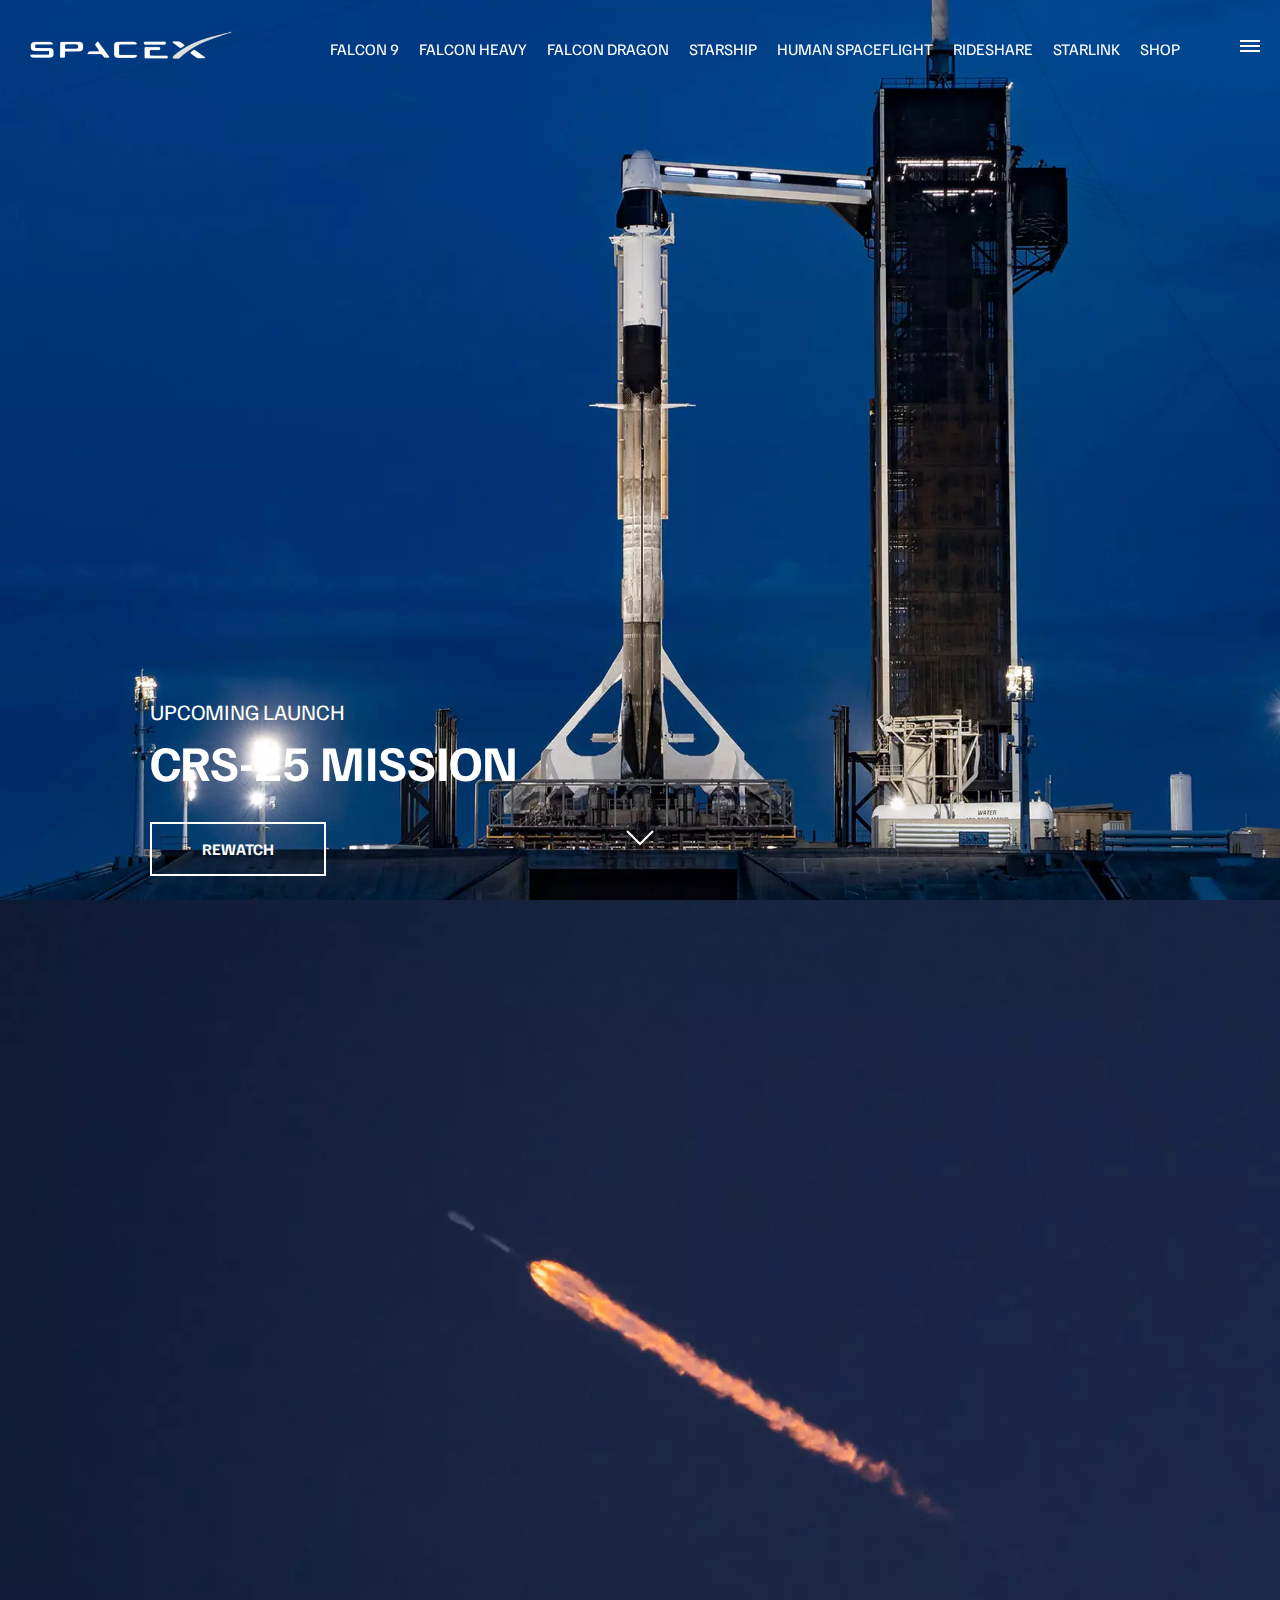
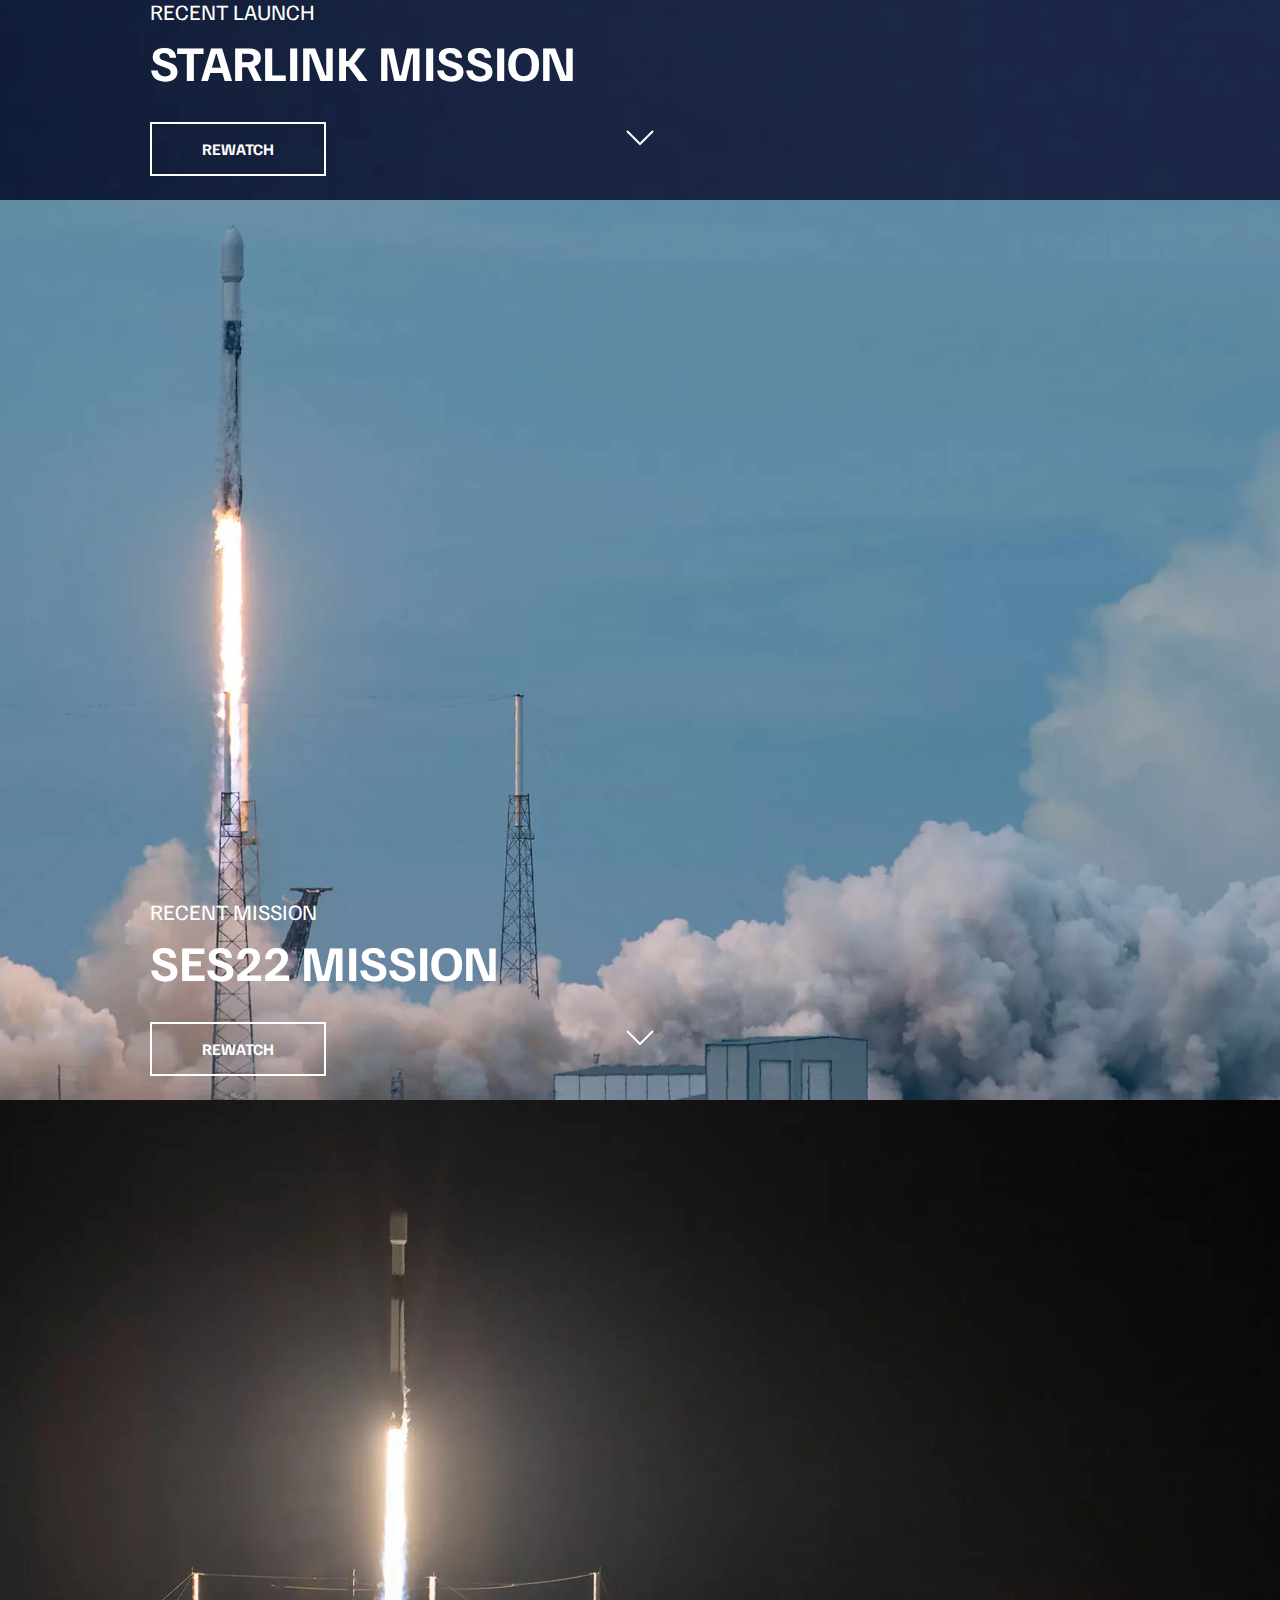
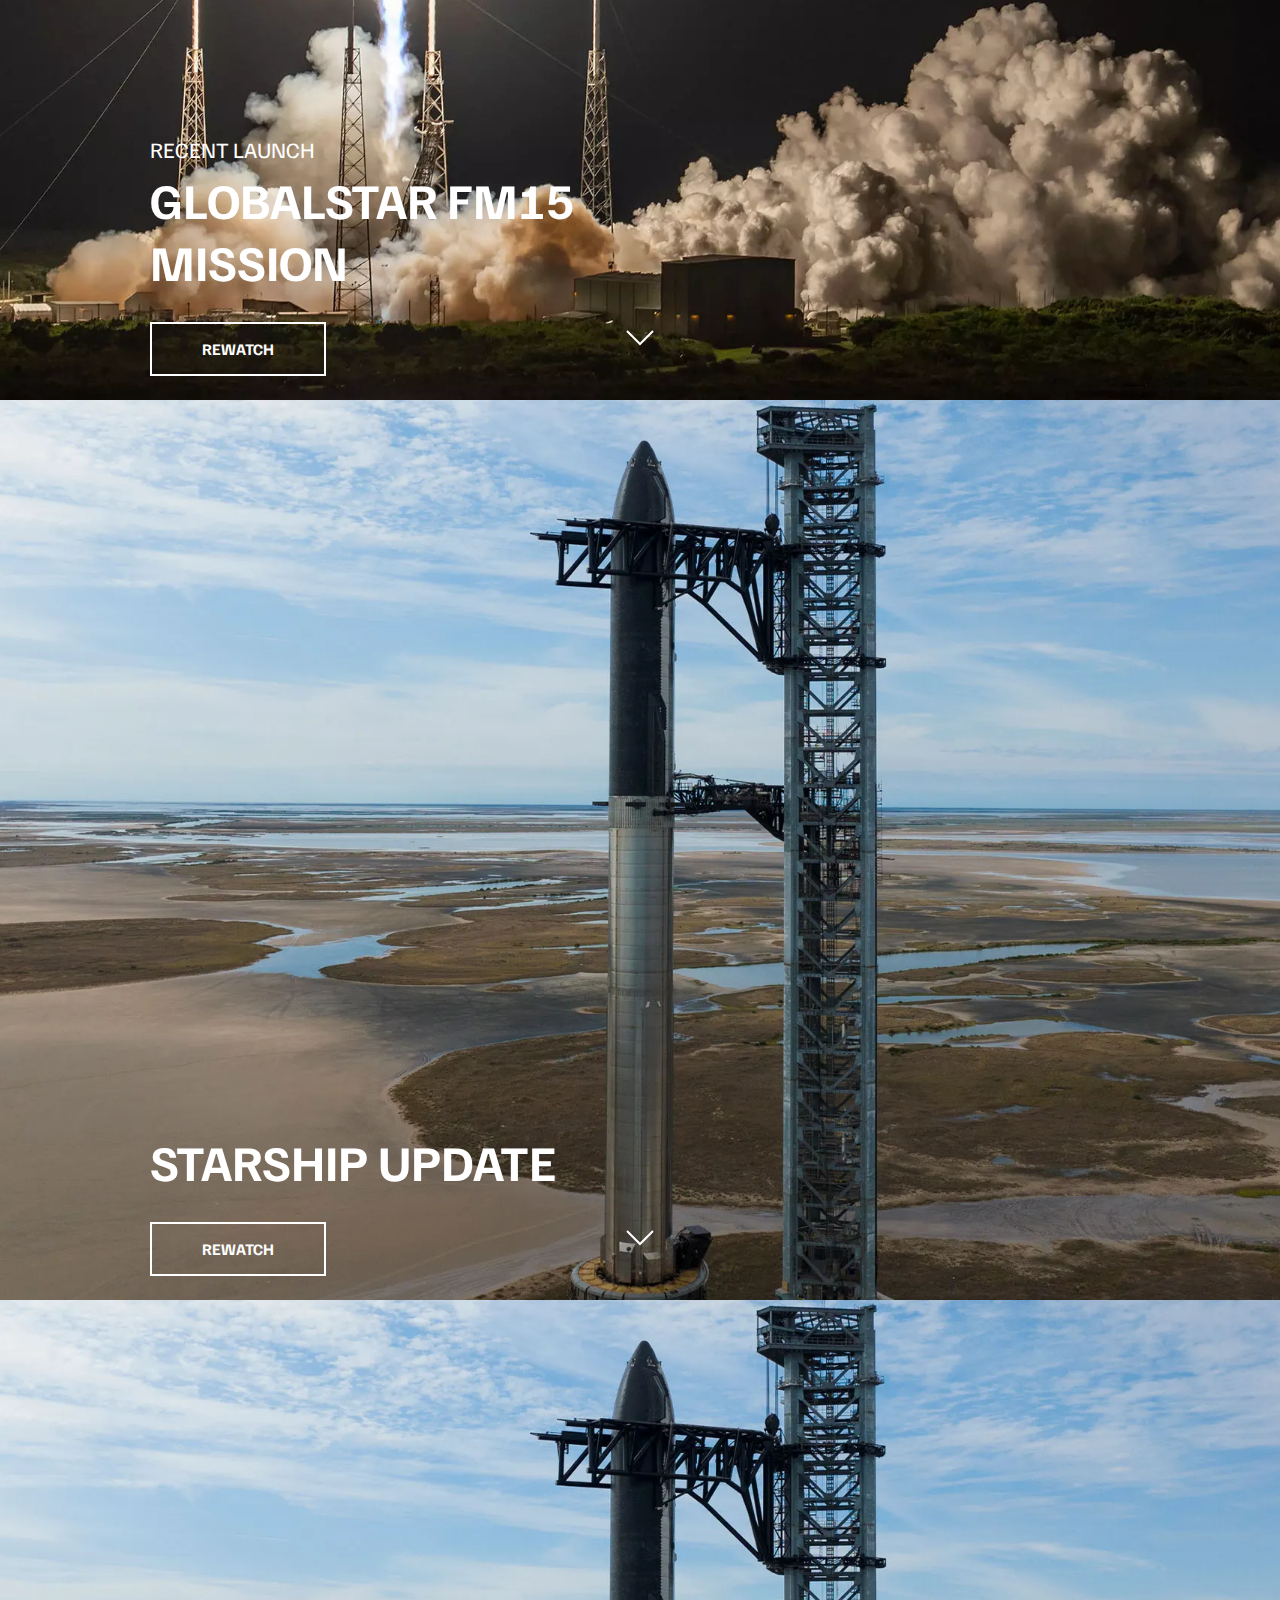
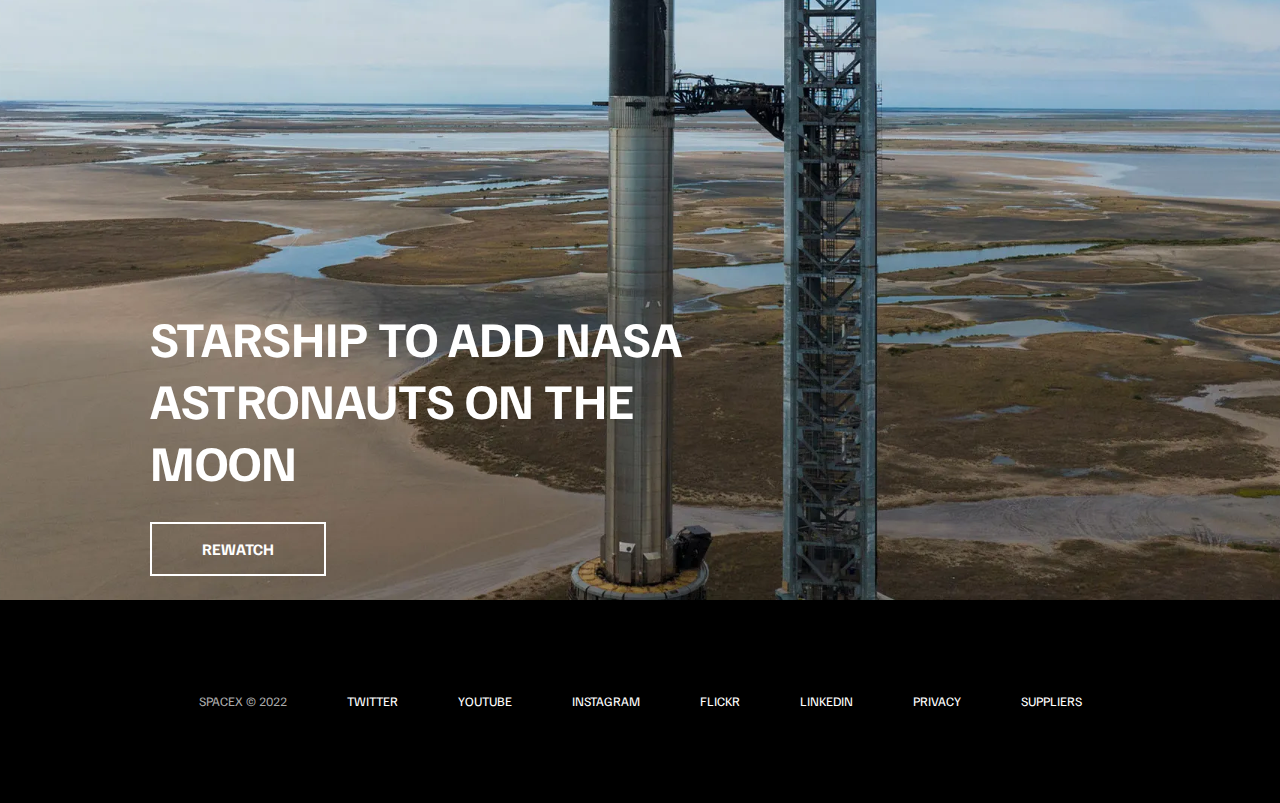
<file: index.html>
<!DOCTYPE html>
<html lang="en">

<head>
    <meta charset="UTF-8">
    <meta http-equiv="X-UA-Compatible" content="IE=edge">
    <meta name="viewport" content="width=device-width, initial-scale=1.0">
    <title>SpaceX</title>
    <link rel="stylesheet" href="./css/style.css">
</head>

<body>
    <div id="overlay"></div>
    <div id="mobile-menu" class="mobile-main-menu">
        <ul>
            <li><a  href="#">Mission</a></li>
            <li><a href="#">Launches</a></li>
            <li><a href="#">Careers</a></li>
            <li><a href="#">Updates</a></li>
            <li><a href="#">Shop</a></li>

            <li><a class="mobile-only" href="falcon9.html">Falcon 9</a></li>
            <li><a class="mobile-only" href="falcon-heavy.html">Falcon Heavy</a></li>
            <li><a class="mobile-only" href="dragon.html">Falcon Dragon</a></li>
            <li><a class="mobile-only" href="#">Starship</a></li>
            <li><a class="mobile-only" href="#">Human Spaceflight</a></li>
            <li><a class="mobile-only" href="#">Rideshare</a></li>
            <li><a class="mobile-only" href="#">Starlink</a></li>
        </ul>
    </div>
    <header class="main-header">
        <div class="logo">
            <a href="index.html">
                <img src="./img/logo.png" alt="SpaceX">
            </a>
        </div>
        <nav class="desktop-main-menu">
            <ul>
                <li><a href="falcon9.html">Falcon 9</a></li>
                <li><a href="falcon-heavy.html">Falcon Heavy</a></li>
                <li><a href="dragon.html">Falcon Dragon</a></li>
                <li><a href="#">Starship</a></li>
                <li><a href="#">Human Spaceflight</a></li>
                <li><a href="#">Rideshare</a></li>
                <li><a href="#">Starlink</a></li>
                <li><a href="#">Shop</a></li>
            </ul>
        </nav>
    </header>
    <!-- Hamburger menu -->
    <button id="menu-btn" class="hamburger" type="button">
        <span class="hamburger-top"></span>
        <span class="hamburger-middle"></span>
        <span class="hamburger-bottom"></span>
    </button>


    <!-- Section A  -->
    <section class="section-a">
        <div class="section-inner">
            <h4>Upcoming Launch</h4>
            <h2>CRS-25 Mission</h2>
            <a href="#" class="btn">
                <div class="hover"></div>
                <span>Rewatch</span>
            </a>
        </div>
        <div class="scroll-arrow">
            <svg width="30px" height="20px">
                <path stroke="#ffffff" fill="none" stroke-width="2px" d="M2.000,5.000 L15.000,18.000 L28.000,5.000">
                </path>
            </svg>
        </div>
    </section>

    <!-- Section B  -->
    <section class="section-b">
        <div class="section-inner">
            <h4>Recent Launch</h4>
            <h2>Starlink Mission</h2>
            <a href="#" class="btn">
                <div class="hover"></div>
                <span>Rewatch</span>
            </a>
        </div>
        <div class="scroll-arrow">
            <svg width="30px" height="20px">
                <path stroke="#ffffff" fill="none" stroke-width="2px" d="M2.000,5.000 L15.000,18.000 L28.000,5.000">
                </path>
            </svg>
        </div>
    </section>

    <!-- Section C  -->
    <section class="section-c">
        <div class="section-inner">
            <h4>Recent Mission</h4>
            <h2>SES22 Mission</h2>
            <a href="#" class="btn">
                <div class="hover"></div>
                <span>Rewatch</span>
            </a>
        </div>
        <div class="scroll-arrow">
            <svg width="30px" height="20px">
                <path stroke="#ffffff" fill="none" stroke-width="2px" d="M2.000,5.000 L15.000,18.000 L28.000,5.000">
                </path>
            </svg>
        </div>
    </section>
    <!-- Section D  -->
    <section class="section-d">
        <div class="section-inner">
            <h4>Recent Launch</h4>
            <h2>Globalstar FM15 Mission</h2>
            <a href="#" class="btn">
                <div class="hover"></div>
                <span>Rewatch</span>
            </a>
        </div>
        <div class="scroll-arrow">
            <svg width="30px" height="20px">
                <path stroke="#ffffff" fill="none" stroke-width="2px" d="M2.000,5.000 L15.000,18.000 L28.000,5.000">
                </path>
            </svg>
        </div>
    </section>
    <!-- Section E  -->
    <section class="section-e">
        <div class="section-inner">
            <h2>Starship Update</h2>
            <a href="#" class="btn">
                <div class="hover"></div>
                <span>Rewatch</span>
            </a>
        </div>
        <div class="scroll-arrow">
            <svg width="30px" height="20px">
                <path stroke="#ffffff" fill="none" stroke-width="2px" d="M2.000,5.000 L15.000,18.000 L28.000,5.000">
                </path>
            </svg>
        </div>
    </section>
    <!-- Section E  -->
    <section class="section-e">
        <div class="section-inner">
            <h2>Starship to add NASA astronauts on the moon</h2>
            <a href="#" class="btn">
                <div class="hover"></div>
                <span>Rewatch</span>
            </a>
        </div>
    </section>

    <footer>
        <ul>
            <li>SpaceX &copy; 2022</li>
            <li><a href="#">Twitter</a></li>
            <li><a href="#">Youtube</a></li>
            <li><a href="#">Instagram</a></li>
            <li><a href="#">Flickr</a></li>
            <li><a href="#">LinkedIn</a></li>
            <li><a href="#">Privacy</a></li>
            <li><a href="#">Suppliers</a></li>
        </ul>
    </footer>
</body>
<script src="./js/script.js"></script>

</html>
</file>
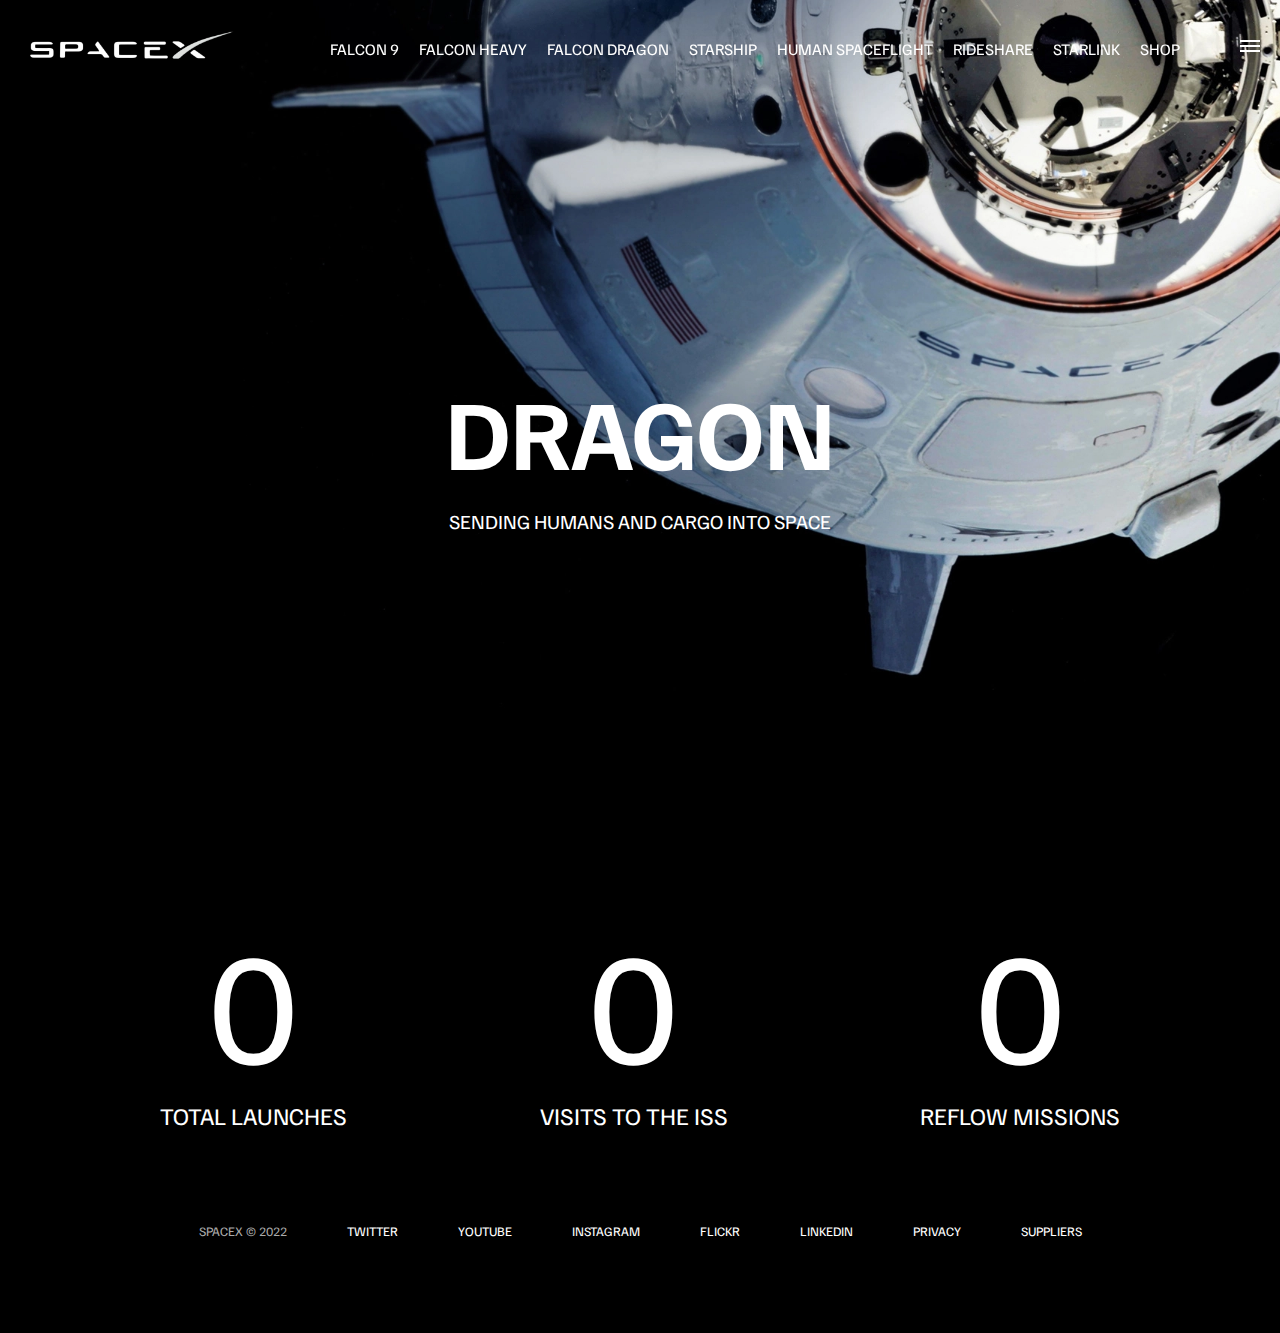
<file: dragon.html>
<!DOCTYPE html>
<html lang="en">

<head>
    <meta charset="UTF-8">
    <meta http-equiv="X-UA-Compatible" content="IE=edge">
    <meta name="viewport" content="width=device-width, initial-scale=1.0">
    <title>Dragon</title>
    <link rel="stylesheet" href="./css/style.css">
</head>

<body>
    <div id="overlay"></div>
    <div id="mobile-menu" class="mobile-main-menu">
        <ul>
            <li><a  href="#">Mission</a></li>
            <li><a href="#">Launches</a></li>
            <li><a href="#">Careers</a></li>
            <li><a href="#">Updates</a></li>
            <li><a href="#">Shop</a></li>

            <li><a class="mobile-only" href="falcon9.html">Falcon 9</a></li>
            <li><a class="mobile-only" href="falcon-heavy.html">Falcon Heavy</a></li>
            <li><a class="mobile-only" href="dragon.html">Falcon Dragon</a></li>
            <li><a class="mobile-only" href="#">Starship</a></li>
            <li><a class="mobile-only" href="#">Human Spaceflight</a></li>
            <li><a class="mobile-only" href="#">Rideshare</a></li>
            <li><a class="mobile-only" href="#">Starlink</a></li>
        </ul>
    </div>
    <header class="main-header">
        <div class="logo">
            <a href="index.html">
                <img src="./img/logo.png" alt="SpaceX">
            </a>
        </div>
        <nav class="desktop-main-menu">
            <ul>
                <li><a href="falcon9.html">Falcon 9</a></li>
                <li><a href="falcon-heavy.html">Falcon Heavy</a></li>
                <li><a href="dragon.html">Falcon Dragon</a></li>
                <li><a href="#">Starship</a></li>
                <li><a href="#">Human Spaceflight</a></li>
                <li><a href="#">Rideshare</a></li>
                <li><a href="#">Starlink</a></li>
                <li><a href="#">Shop</a></li>
            </ul>
        </nav>
    </header>
    <!-- Hamburger menu -->
    <button id="menu-btn" class="hamburger" type="button">
        <span class="hamburger-top"></span>
        <span class="hamburger-middle"></span>
        <span class="hamburger-bottom"></span>
    </button>

    <section class="section-animate bg-dragon">

    </section>
    <div class="section-inner-center">
        <h3>Dragon </h3>
        <p>Sending humans and cargo into space</p>
    </div>

    <div class="stats">
        <div>
            <span class="counter" data-target="34">0</span>
            <h4>Total Launches</h4>
        </div>
        <div>
            <span class="counter" data-target="31">0</span>
            <h4>Visits to the ISS</h4>
        </div>
        <div>
            <span class="counter" data-target="13">0</span>
            <h4>Reflow Missions</h4>
        </div>
    </div>
    <footer>
        <ul>
            <li>SpaceX &copy; 2022</li>
            <li><a href="#">Twitter</a></li>
            <li><a href="#">Youtube</a></li>
            <li><a href="#">Instagram</a></li>
            <li><a href="#">Flickr</a></li>
            <li><a href="#">LinkedIn</a></li>
            <li><a href="#">Privacy</a></li>
            <li><a href="#">Suppliers</a></li>
        </ul>
    </footer>
</body>
<script src="./js/script.js"></script>

</html>
</file>
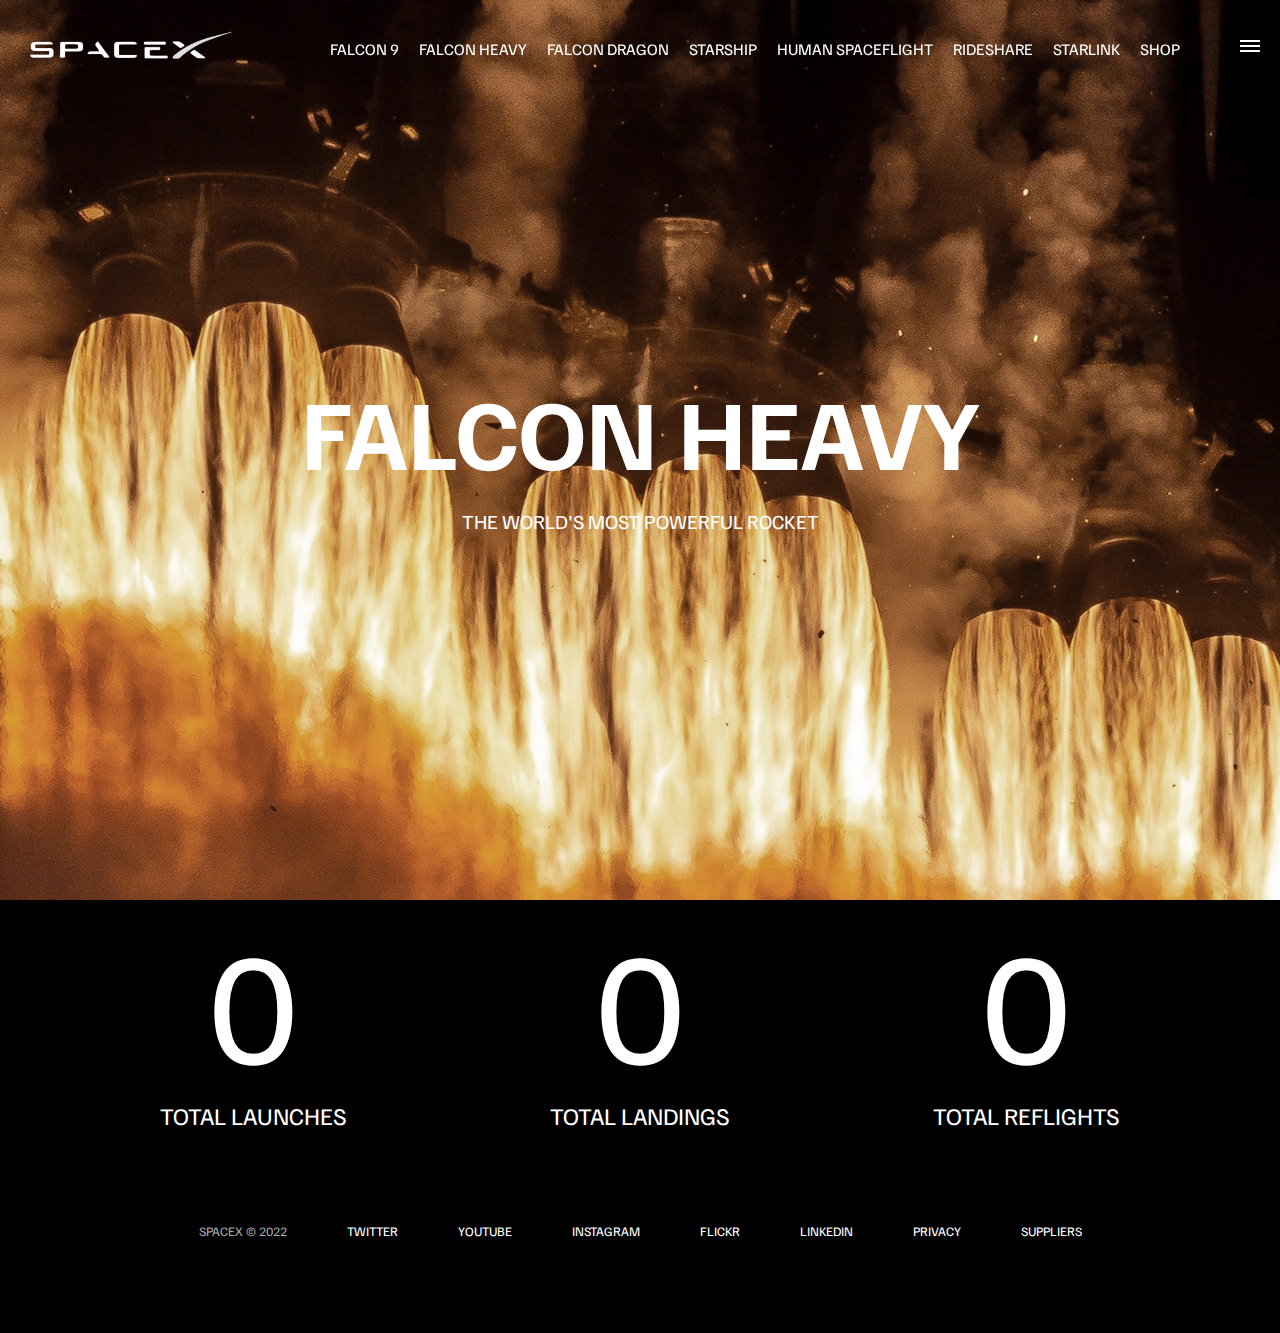
<file: falcon-heavy.html>
<!DOCTYPE html>
<html lang="en">

<head>
    <meta charset="UTF-8">
    <meta http-equiv="X-UA-Compatible" content="IE=edge">
    <meta name="viewport" content="width=device-width, initial-scale=1.0">
    <title>Falcon Heavy</title>
    <link rel="stylesheet" href="./css/style.css">
</head>

<body>
    <div id="overlay"></div>
    <div id="mobile-menu" class="mobile-main-menu">
        <ul>
            <li><a  href="#">Mission</a></li>
            <li><a href="#">Launches</a></li>
            <li><a href="#">Careers</a></li>
            <li><a href="#">Updates</a></li>
            <li><a href="#">Shop</a></li>

            <li><a class="mobile-only" href="falcon9.html">Falcon 9</a></li>
            <li><a class="mobile-only" href="falcon-heavy.html">Falcon Heavy</a></li>
            <li><a class="mobile-only" href="dragon.html">Falcon Dragon</a></li>
            <li><a class="mobile-only" href="#">Starship</a></li>
            <li><a class="mobile-only" href="#">Human Spaceflight</a></li>
            <li><a class="mobile-only" href="#">Rideshare</a></li>
            <li><a class="mobile-only" href="#">Starlink</a></li>
        </ul>
    </div>
    <header class="main-header">
        <div class="logo">
            <a href="index.html">
                <img src="./img/logo.png" alt="SpaceX">
            </a>
        </div>
        <nav class="desktop-main-menu">
            <ul>
                <li><a href="falcon9.html">Falcon 9</a></li>
                <li><a href="falcon-heavy.html">Falcon Heavy</a></li>
                <li><a href="dragon.html">Falcon Dragon</a></li>
                <li><a href="#">Starship</a></li>
                <li><a href="#">Human Spaceflight</a></li>
                <li><a href="#">Rideshare</a></li>
                <li><a href="#">Starlink</a></li>
                <li><a href="#">Shop</a></li>
            </ul>
        </nav>
    </header>
    <!-- Hamburger menu -->
    <button id="menu-btn" class="hamburger" type="button">
        <span class="hamburger-top"></span>
        <span class="hamburger-middle"></span>
        <span class="hamburger-bottom"></span>
    </button>

    <section class="section-animate bg-falcon-heavy">

    </section>
    <div class="section-inner-center">
        <h3>Falcon Heavy</h3>
        <p>The world's most powerful rocket</p>
    </div>

    <div class="stats">
        <div>
            <span class="counter" data-target="3">0</span>
            <h4>Total Launches</h4>
        </div>
        <div>
            <span class="counter" data-target="7">0</span>
            <h4>Total Landings</h4>
        </div>
        <div>
            <span class="counter" data-target="4">0</span>
            <h4>Total Reflights</h4>
        </div>
    </div>
    <footer>
        <ul>
            <li>SpaceX &copy; 2022</li>
            <li><a href="#">Twitter</a></li>
            <li><a href="#">Youtube</a></li>
            <li><a href="#">Instagram</a></li>
            <li><a href="#">Flickr</a></li>
            <li><a href="#">LinkedIn</a></li>
            <li><a href="#">Privacy</a></li>
            <li><a href="#">Suppliers</a></li>
        </ul>
    </footer>
</body>
<script src="./js/script.js"></script>

</html>
</file>
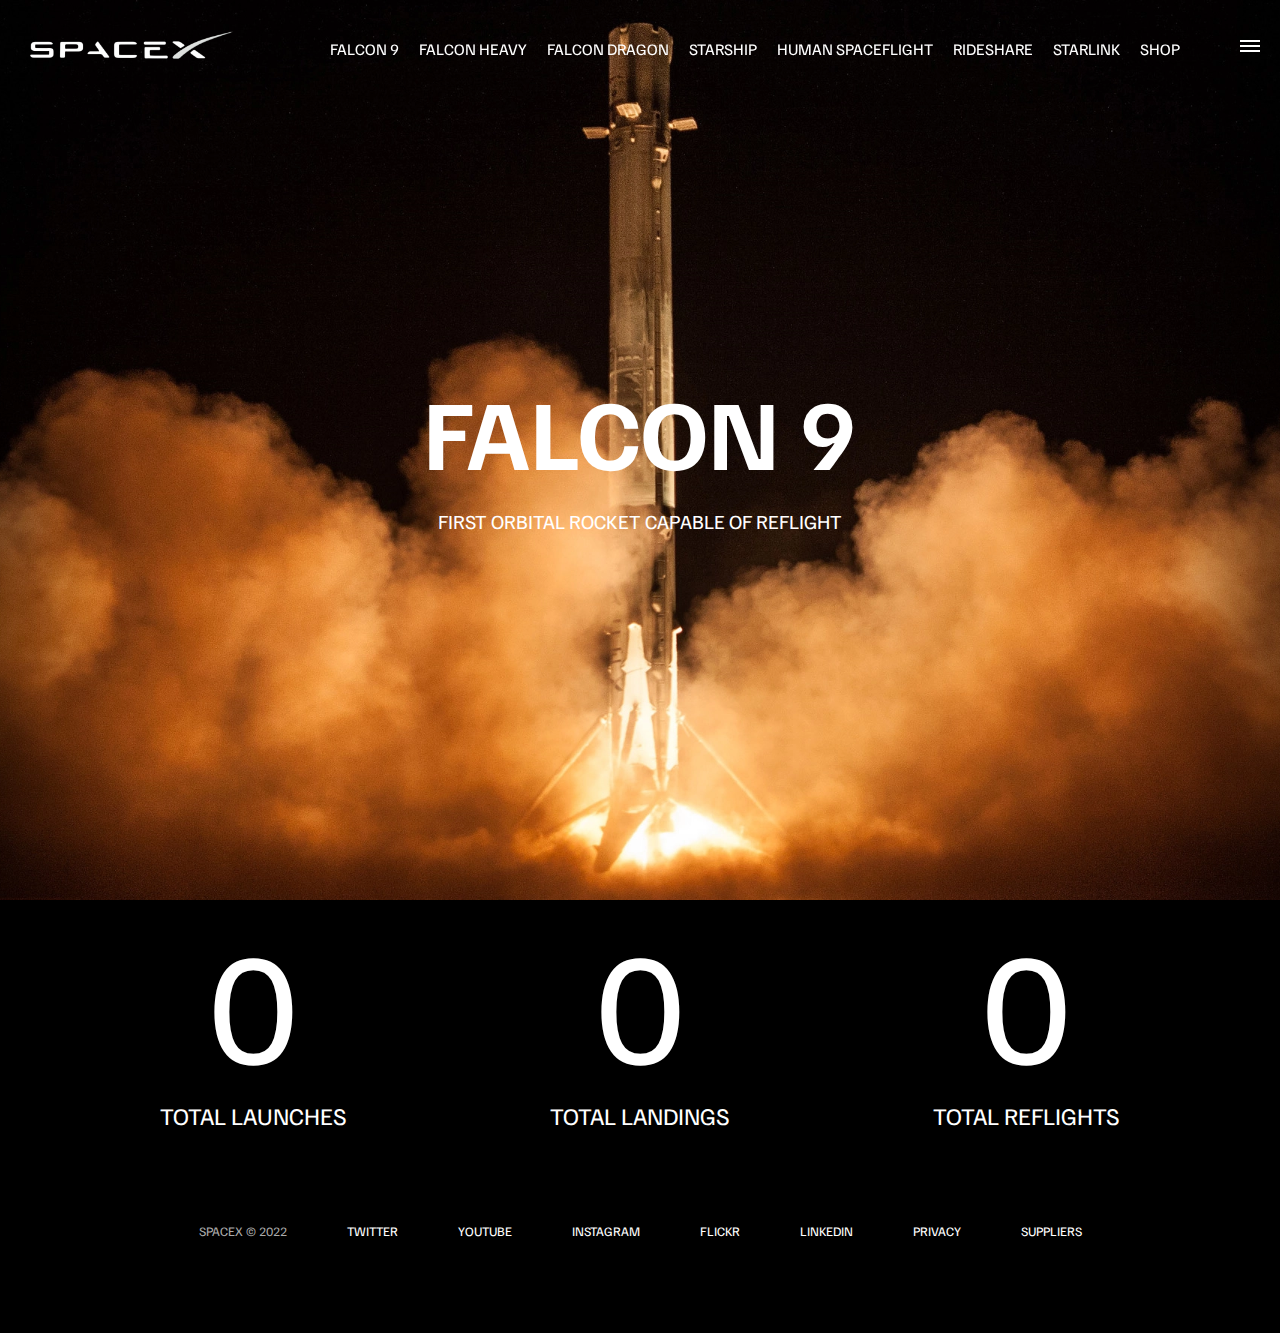
<file: falcon9.html>
<!DOCTYPE html>
<html lang="en">

<head>
    <meta charset="UTF-8">
    <meta http-equiv="X-UA-Compatible" content="IE=edge">
    <meta name="viewport" content="width=device-width, initial-scale=1.0">
    <title>Falcon9</title>
    <link rel="stylesheet" href="./css/style.css">
</head>

<body>
    <div id="overlay"></div>
    <div id="mobile-menu" class="mobile-main-menu">
        <ul>
            <li><a  href="#">Mission</a></li>
            <li><a href="#">Launches</a></li>
            <li><a href="#">Careers</a></li>
            <li><a href="#">Updates</a></li>
            <li><a href="#">Shop</a></li>

            <li><a class="mobile-only" href="falcon9.html">Falcon 9</a></li>
            <li><a class="mobile-only" href="falcon-heavy.html">Falcon Heavy</a></li>
            <li><a class="mobile-only" href="dragon.html">Falcon Dragon</a></li>
            <li><a class="mobile-only" href="#">Starship</a></li>
            <li><a class="mobile-only" href="#">Human Spaceflight</a></li>
            <li><a class="mobile-only" href="#">Rideshare</a></li>
            <li><a class="mobile-only" href="#">Starlink</a></li>
        </ul>
    </div>
    <header class="main-header">
        <div class="logo">
            <a href="index.html">
                <img src="./img/logo.png" alt="SpaceX">
            </a>
        </div>
        <nav class="desktop-main-menu">
            <ul>
                <li><a href="falcon9.html">Falcon 9</a></li>
                <li><a href="falcon-heavy.html">Falcon Heavy</a></li>
                <li><a href="dragon.html">Falcon Dragon</a></li>
                <li><a href="#">Starship</a></li>
                <li><a href="#">Human Spaceflight</a></li>
                <li><a href="#">Rideshare</a></li>
                <li><a href="#">Starlink</a></li>
                <li><a href="#">Shop</a></li>
            </ul>
        </nav>
    </header>
    <!-- Hamburger menu -->
    <button id="menu-btn" class="hamburger" type="button">
        <span class="hamburger-top"></span>
        <span class="hamburger-middle"></span>
        <span class="hamburger-bottom"></span>
    </button>

    <section class="section-animate bg-falcon-9">

    </section>
    <div class="section-inner-center">
        <h3>Falcon 9</h3>
        <p>First orbital rocket capable of reflight</p>
    </div>

    <div class="stats">
        <div>
            <span class="counter" data-target="3">0</span>
            <h4>Total Launches</h4>
        </div>
        <div>
            <span class="counter" data-target="7">0</span>
            <h4>Total Landings</h4>
        </div>
        <div>
            <span class="counter" data-target="4">0</span>
            <h4>Total Reflights</h4>
        </div>
    </div>
    <footer>
        <ul>
            <li>SpaceX &copy; 2022</li>
            <li><a href="#">Twitter</a></li>
            <li><a href="#">Youtube</a></li>
            <li><a href="#">Instagram</a></li>
            <li><a href="#">Flickr</a></li>
            <li><a href="#">LinkedIn</a></li>
            <li><a href="#">Privacy</a></li>
            <li><a href="#">Suppliers</a></li>
        </ul>
    </footer>
</body>
<script src="./js/script.js"></script>

</html>
</file>
<file: css/style.css>
@import url('https://fonts.googleapis.com/css2?family=Familjen+Grotesk:wght@400;600;700&display=swap');

*,*::after,*::before{
margin: 0;
padding: 0;
box-sizing: border-box;
}

body{
    font-family: 'Familjen Grotesk', sans-serif;
    background: #000;
    color: #fff;

}

a{
text-decoration: none;
color: #fff;
}
ul{
    list-style: none;
}

/* Header Navbar */
.main-header{
    position: fixed;
    top: 0;
    left: 0;
    width: 100%;
    z-index: 3;
    display: flex;
    justify-content: space-between;
    align-items: center;
    text-transform: uppercase;
    height: 100px;
    padding: 0 30px;

}

/* logo */
.logo{
    width: 210px;
    height: auto;
}
.logo img{
    display: block;
    width: 100%;
    height: auto;
}

/* Desktop menu */
.desktop-main-menu{
    margin-right: 50px;
}

.desktop-main-menu ul{
    display: flex;

}
.desktop-main-menu ul li{
    position: relative;
    margin-right: 20px;
    padding-bottom: 2px;
}
.desktop-main-menu ul li a::after{
content: '';
position: absolute;
bottom: 0;
left: 0;
width: 100%;
height: 1px;
background: #fff;
transform: scaleX(0);
transition: transform .6s cubic-bezier(0.19,1,0.22,1);
transform-origin: right center;
}
.desktop-main-menu ul li a:hover::after{
transform: scaleX(1);
transform-origin: left center;
transition-duration: 0.4s;
}



section{
    position: relative;
    height: 100vh;
    background-position:center ;
    background-repeat: no-repeat;
    background-size: cover;

    text-transform: uppercase;
        
}
.section-inner{
    position: absolute;
    bottom: 20px;
    left: 150px;
    max-width: 560px;
}
.section-inner h4{
    font-size: 22px;
    margin-bottom: 5px;
    font-weight: 300;
    /* ani */
    animation: fadeInUp 0.5s ease-in-out;
}
.section-inner h2{
    font-size: 50px;
    font-weight: 700;
    margin-bottom: 20px;
    animation: fadeInUp 0.5s ease-in-out 0.2s;
    animation-fill-mode: both; /*stop from showing at start  */
}

.section-inner a{
    animation: fadeInUp 0.5s ease-in-out 0.4s;
    animation-fill-mode: both; 
    /* stop from showing at start  */
}


/* backfround images */
.section-a{
    background-image: url('../img/section-a.webp');
}
.section-b{
    background-image: url('../img/section-b.webp');
}
.section-c{
    background-image: url('../img/section-c.webp');
}
.section-d{
    background-image: url('../img/section-d.webp');
}
.section-e{
    background-image: url('../img/section-e.webp');
}
.section-f{
    background-image: url('../img/section-f.webp');
}

/* btn  */
.btn{
    position: relative;
    display: inline-block;
    cursor: pointer;
    text-align: center;
    min-width: 130px;
    padding: 15px 50px;
    margin-top: 10px;
    border: 2px solid #fff;
    text-transform: uppercase;
    font-weight: bold;
    overflow: hidden;
    z-index: 2;
}
.btn:hover span{
    color: #000;
}
.btn .hover {
    position: absolute;
    top: 0;
    left: 0;
    width: 100%;
    height: 100%;
    background-color: #fff;
    color: #000;
    z-index: -1;
    transform: translateY(100%);
    transition: transform .6s cubic-bezier(0.19,1,0.22,1);
}
.btn:hover .hover{
    transform: translateY(0%);
}

.scroll-arrow{
    position: absolute;
    bottom: 50px;
    left: 50%;
    transform: translateX(-50%);
    animation: fadeBounce 3s infinite;
}


/* Footer  */
footer{
    position: relative;
    padding: 55px 0;
}
footer ul{
    display: flex;
    justify-content: center;
    align-items: center;
    flex-wrap: wrap;
}
footer ul li{
    margin: 30px;
    color: #aaa;
    text-transform: uppercase;
    font-size: 13px;
    line-height: 2.5;
}
footer ul li a{
    color: #fff;
    transition: color 0.6s;
}
footer ul li a:hover{
    color: #aaa;
}

/* Hamburger menu */
.hamburger{
    position: fixed;
    top: 40px;
    right: 20px;
    z-index: 10;
    cursor: pointer;
    width: 20px;
    height: 20px;
    background: none;
    border: none;
}
.hamburger-top,
.hamburger-middle,
.hamburger-bottom{
    position: absolute;
    width: 20px;
    height: 2px;
    top: 0;
    left: 0;
    background: #fff;
    transition: all 0.5s;
}
.hamburger-middle{
    transform: translateY(5px);
}
.hamburger-bottom{
    transform: translateY(10px);
}


/*transition  Hamburger to X when open */
.open{
    transform: rotate(90deg);
}
.open .hamburger-top{
    transform: rotate(45deg) translateY(6px) translateX(6px);
}
.open .hamburger-middle{
    display: none;
}
.open .hamburger-bottom{
    transform: rotate(-45deg) translateY(6px) translateX(-6px);
}

/* Overlay show */
.overlay-show{
    position: fixed;
    top: 0;
    left: 0;
    width: 100%;
    height: 100%;
    background-color: rgba(0,0,0,0.5);
    z-index: 3;
    
}
/* Stop body scroll */
.stop-scrolling{
    overflow: hidden;
}
/* Hide mobile main menu items  */
.mobile-only{
    display: none;
}

/* Mobile menu */
.mobile-main-menu{
    position: fixed;
    top: 0;
    right: 0;width: 350px;
    height: 100%;
    z-index: 4;
    background-color: #000;
    display: flex;
    justify-content: center;
    align-items: center;
    transform: translateX(100%);
    transition: transform 0.6s cubic-bezier(0.19, 1, 0.22, 1);
}
/* Bring menu from right */
.show-menu{
    transform: translateX(0);
}
.mobile-main-menu ul{
    display: flex;
    flex-direction: column;
    align-items: end;
    justify-content: center;
    padding: 50px;
    width: 100%;
}
.mobile-main-menu ul li{
    margin-bottom: 20px;
    font-size: 18px;
    text-transform: uppercase;
    border-bottom: 1px dotted #555;
    width: 100%;
    text-align: right;
    padding-bottom: 8px;

}
.mobile-main-menu ul li a{
    color: #fff;
    transition:color 0.6s;
}
.mobile-main-menu ul li a:hover{
    color: #aaa;
}

/* INner Pages */
.bg-falcon-9{
    background-image: url("../img/falcon-9.webp");
}.bg-falcon-heavy{
    background-image: url("../img/falcon-heavy.webp");
}.bg-dragon{
    background-image: url("../img/dragon.webp");
}
.section-animate{
animation: fadeIn 2s ease-in-out;
}
.section-inner-center{
    position: absolute;
    top: 50%;
    left: 50%;
    transform: translate(-50%,-50%);
    text-transform: uppercase;
    text-align: center;
    width: 80%;
}
.section-inner-center h3{
    font-size: 100px;
    margin-bottom: 15px;
    animation: fadeInUp 0.5s ease-in-out;
}
.section-inner-center p{
    font-size: 20px;
    animation: fadeInUp 0.5s ease-in-out 0.2s;
    animation-fill-mode: both;
}

/* Stats  */
.stats{
    max-width: 960px;
    margin: 0 auto;
    display: flex;
    justify-content: space-between;
    align-items: center;
    text-align: center;
    text-transform: uppercase;
}
.stats div span{
    font-size: 160px;
}
.stats div h4{
    font-size: 24px;
    font-weight: 300;
}

/* Animations  */

@keyframes fadeInUp {
    0%{
        opacity: 0;
        transform: translateY(140px);
    }
    100%{
        opacity: 1;
        transform: translateY(0);
    }
}
@keyframes fadeIn{
    0%{
        opacity: 0;
    }
    100%{
        opacity: 1;
    }
}

@keyframes fadeBounce{
    0%,
    20%,
    50%,
    80%,
    100%{
        opacity: 0;
        transform:translateY(-20px)
    }

    40%{
        opacity: 1;
        transform: translateY(0);
    }
}

/* Media  queries */
@media (max-width:960px){
/* hide desktop menu*/
    .desktop-main-menu{
        display: none;
    }
    /* show main  mobile-items */
    .mobile-only{
        display: block;
    }

    .section-inner-center h3{
        font-size: 75px;
    }
}
@media (max-width:600px){
    .section-inner{
        bottom: 75px;
        left: 20px;
    }
    .section-inner h2{
        font-size: 40px;
    }
    footer ul li:first-child{
        position: absolute;
        top: 30px;
        left: 50%;
        transform: translate(-50%,-50%);
    }
    footer ul li{
        margin-right: 15px;
    }

    .logo{
        width: 180px;
        width: 180px;
        margin: auto;
    }
    .section-inner-center{
        width: 80%;
    }
    .section-inner-center h3{
        font-size: 50px;
    }
    .stats {
        flex-direction: column;
    }
    .stats div{
        margin-bottom: 20px;
    }
}
</file>
